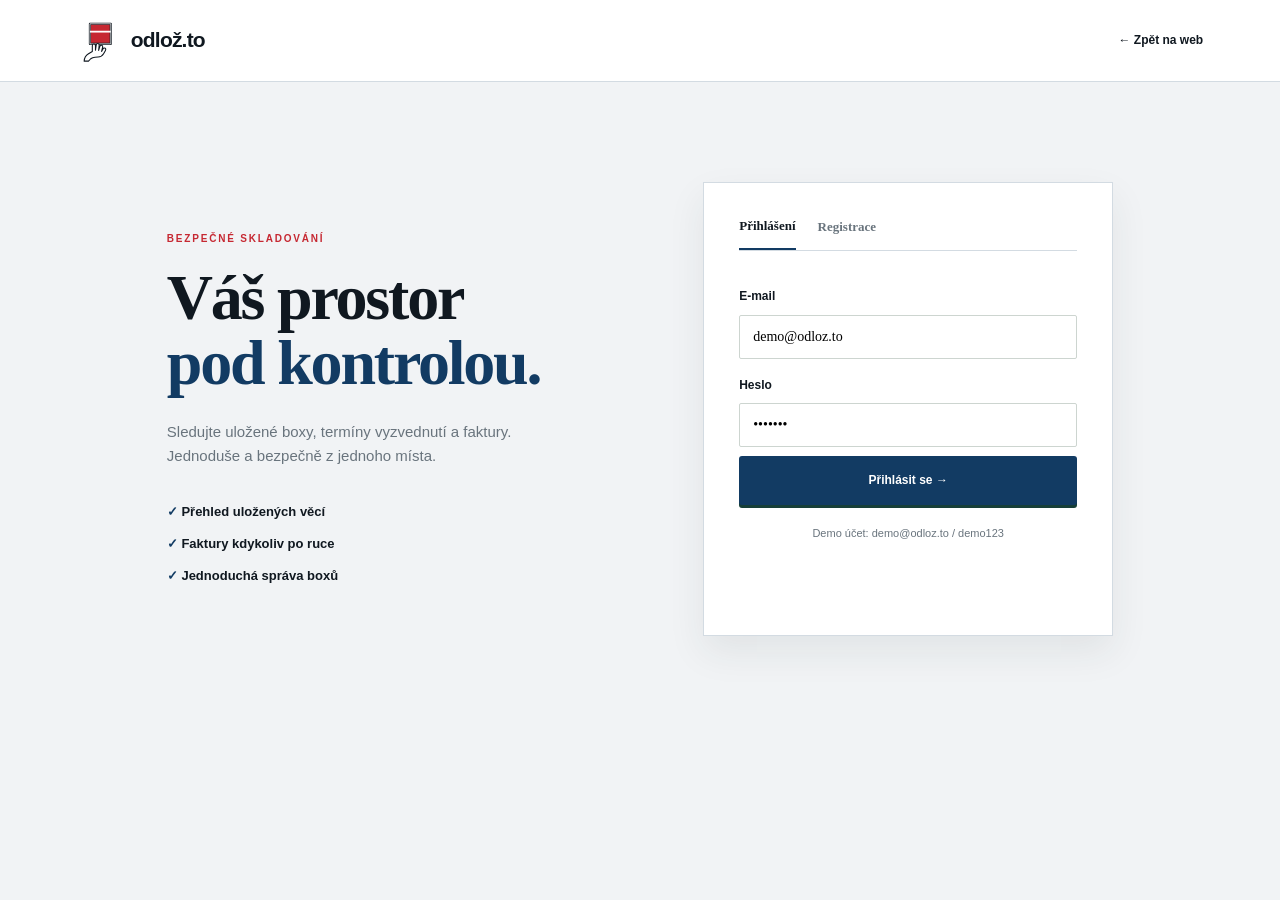
<file: box.html>
<!doctype html>
<html lang="cs">
  <head>
    <meta charset="UTF-8">
    <meta name="viewport" content="width=device-width, initial-scale=1.0">
    <title>Detail boxu — Odlož.to</title>
    <link rel="stylesheet" href="styles.css">
    <link rel="stylesheet" href="portal.css">
    <link rel="stylesheet" href="box-detail.css">
  </head>
  <body class="dashboard-page box-detail-page">
    <header class="site-header portal-header">
      <a class="brand" href="index.html"><span class="brand-mark"><img src="logo-new.svg" alt="Odlož.to"></span><span class="brand-name">odlož.to</span></a>
      <div class="dashboard-user"><a class="back-link" href="dashboard.html#items">← Zpět na přehled</a><button id="logout" type="button">Odhlásit se</button></div>
    </header>
    <main class="box-detail-main">
      <a class="back-link mobile-back" href="dashboard.html#items">← Všechny boxy</a>
      <div class="box-detail-heading">
        <div><p class="eyebrow">Detail skladování</p><h1 id="box-title">Box 01</h1><p id="box-subtitle">Zimní oblečení</p></div>
        <span class="item-status">Bezpečně uloženo</span>
      </div>
      <section class="box-detail-layout">
        <div class="box-hero-image"><img id="box-image" alt=""></div>
        <div class="box-items-panel">
          <div class="panel-heading"><div><p class="eyebrow">Obsah boxu</p><h2>Co chcete přivézt?</h2></div><span id="selected-count">0 vybraných</span></div>
          <p class="panel-intro">Vyberte jednu nebo více věcí. Přivezeme jen to, co právě potřebujete.</p>
          <div id="item-list" class="item-list"></div>
          <div class="request-bar"><span id="request-summary">Zatím není vybraná žádná věc</span><button id="request-items" class="button button-small" type="button" disabled>Požádat o doručení</button></div>
        </div>
      </section>
    </main>
    <script src="portal.js"></script>
    <script src="box.js"></script>
  </body>
</html>
</file>
<file: styles.css>
:root {
  --ink: #101820;
  --ink-soft: #26333d;
  --muted: #69747d;
  --paper: #ffffff;
  --cream: #f1f3f5;
  --steel: #d9e3eb;
  --steel-dark: #8299ab;
  --green: #123b63;
  --green-light: #dce7f0;
  --orange: #c62832;
  --yellow: #b9c9d8;
  --line: #d3dbe2;
}

* { box-sizing: border-box; }
html { scroll-behavior: smooth; }
body {
  margin: 0;
  color: var(--ink);
  background: var(--cream);
  font: 400 15px/1.55 "DM Sans", sans-serif;
}
a { color: inherit; text-decoration: none; }
button, input { font: inherit; }

.site-header {
  height: 82px;
  padding: 0 6vw;
  display: flex;
  align-items: center;
  justify-content: space-between;
  border-bottom: 1px solid var(--line);
  background: var(--paper);
}
.brand {
  display: flex;
  align-items: center;
  gap: 8px;
  font-size: 21px;
  font-weight: 700;
  letter-spacing: -.8px;
}
.brand-mark {
  width: 46px;
  height: 46px;
  display: block;
  flex: 0 0 auto;
}
.brand-mark img {
  display: block;
  width: 100%;
  height: 100%;
}
.brand-name {
  white-space: nowrap;
}
.main-nav, .header-actions { display: flex; align-items: center; }
.main-nav { gap: 30px; font-size: 12px; font-weight: 600; }
.main-nav a, .text-link { transition: color .2s ease; }
.main-nav a:hover, .main-nav a.active, .text-link:hover { color: var(--orange); }
.header-actions { gap: 20px; }
.lang-switch {
  border: 0;
  padding: 0;
  color: var(--muted);
  background: none;
  font-size: 11px;
  font-weight: 700;
  cursor: pointer;
}
.text-link { font-size: 12px; font-weight: 700; }
.button {
  display: inline-flex;
  align-items: center;
  justify-content: center;
  gap: 16px;
  padding: 15px 20px;
  border: 0;
  border-radius: 3px;
  color: #fff;
  background: var(--green);
  box-shadow: 0 3px 0 #173f38;
  font-size: 12px;
  font-weight: 700;
  cursor: pointer;
  transition: transform .2s ease, background .2s ease;
}
.button:hover { transform: translateY(-2px); background: #0c2c4b; }
.button-small { padding: 11px 16px; }
.button-light { color: var(--green); background: var(--paper); box-shadow: none; }
.button-light:hover { background: var(--yellow); }
.menu-toggle { display: none; border: 0; background: none; color: var(--ink); font-size: 22px; cursor: pointer; }

.hero {
  max-width: 1180px;
  margin: auto;
  padding: 85px 6vw 100px;
  display: grid;
  grid-template-columns: .9fr 1.1fr;
  gap: 8%;
  align-items: center;
}
.eyebrow {
  margin: 0 0 18px;
  color: var(--orange);
  font-size: 10px;
  font-weight: 700;
  letter-spacing: 1.8px;
  text-transform: uppercase;
}
.hero h1, h2 {
  margin: 0;
  font-size: clamp(45px, 5vw, 70px);
  line-height: .98;
  letter-spacing: -3.2px;
}
.hero h1 em, h2 em { color: var(--orange); font-style: normal; }
.hero-lead { max-width: 470px; margin: 28px 0; color: var(--muted); font-size: 16px; }
.hero-actions { display: flex; align-items: center; gap: 26px; }
.text-link span, .hero-actions .button span { color: var(--orange); }
.trust-row { display: flex; align-items: center; gap: 12px; margin-top: 45px; color: var(--muted); font-size: 11px; }
.trust-row strong { color: var(--ink); }
.avatars { display: flex; }
.avatars span {
  width: 27px;
  height: 27px;
  display: grid;
  place-items: center;
  margin-left: -6px;
  border: 2px solid var(--cream);
  border-radius: 50%;
  color: white;
  background: var(--green);
  font-size: 9px;
}
.avatars span:first-child { margin-left: 0; background: var(--orange); }
.avatars span:last-child { background: var(--yellow); color: var(--ink); }
.live-stats { display: flex; gap: 24px; margin-top: 28px; }
.live-stats div { display: grid; gap: 1px; }
.live-stats strong { font-size: 22px; }
.live-stats span { color: var(--muted); font-size: 9px; letter-spacing: .5px; text-transform: uppercase; }

.hero-visual { position: relative; min-height: 475px; transition: transform .25s ease-out; transform: perspective(900px) rotateX(var(--tilt-x, 0deg)) rotateY(var(--tilt-y, 0deg)); }
.illustration {
  position: relative;
  height: 475px;
  overflow: hidden;
  border: 0;
  border-radius: 4px;
  background: var(--steel);
}
.hero-photo, .scene-photo {
  width: 100%;
  height: 100%;
  display: block;
  object-fit: cover;
}
.hero-photo { position: absolute; inset: 0; animation: photo-drift 12s ease-in-out infinite alternate; }
.hero-photo-detail {
  position: absolute;
  z-index: 2;
  width: 145px;
  height: 190px;
  object-fit: cover;
  border: 7px solid #fff;
  box-shadow: 0 15px 28px #10182055;
}
.hero-photo-detail-one { right: 24px; bottom: 28px; transform: rotate(5deg); animation: detail-float 6s ease-in-out infinite; }
.hero-photo-detail-two { left: 24px; bottom: 34px; transform: rotate(-6deg); animation: detail-float 6s ease-in-out -2.5s infinite; }
.hero-badge {
  position: absolute;
  z-index: 3;
  top: 28px;
  left: 28px;
  padding: 11px 14px;
  color: #fff;
  background: var(--orange);
  font-size: 9px;
  font-weight: 700;
  letter-spacing: 1.4px;
  line-height: 1.45;
}
.hero-badge strong { font-size: 13px; letter-spacing: .5px; }
.photo-shade, .scene-photo-shade {
  position: absolute;
  inset: 0;
  background: linear-gradient(115deg, rgba(16, 24, 32, .62), rgba(18, 59, 99, .08) 60%, rgba(198, 40, 50, .25));
  pointer-events: none;
}
.visual-card {
  position: absolute;
  z-index: 3;
  width: 185px;
  padding: 15px 17px;
  border: 1px solid var(--line);
  background: var(--paper);
  box-shadow: 0 10px 24px #17252d1a;
  font-size: 11px;
  animation: card-float 5s ease-in-out infinite;
}
.visual-card strong, .visual-card small { display: block; }
.visual-card small { margin-top: 3px; color: var(--muted); font-size: 10px; }
.card-top { top: 28px; right: -25px; }
.card-bottom { bottom: 30px; left: -25px; }
.card-bottom { animation-delay: -2.2s; }
.card-icon { float: right; color: var(--orange); font-size: 20px; }
.dot { display: inline-block; width: 8px; height: 8px; margin-right: 7px; border-radius: 50%; background: var(--green); }

.logo-strip { min-height: 76px; padding: 0 6vw; display: flex; justify-content: space-around; align-items: center; gap: 20px; border-top: 1px solid var(--line); border-bottom: 1px solid var(--line); color: #899794; font-size: 10px; letter-spacing: 1px; text-align: center; }
.logo-word { font-weight: 700; letter-spacing: 3px; }
.logo-word span { font-weight: 400; }
.section { max-width: 1180px; margin: auto; padding: 120px 6vw; }
.section-heading { text-align: center; }
.section-heading h2 { font-size: 51px; }
.section-heading > p:last-child, .split-heading > p { max-width: 360px; margin: 20px auto 0; color: var(--muted); font-size: 14px; }
.steps { display: grid; grid-template-columns: repeat(3, 1fr); gap: 18px; margin-top: 68px; }
.step { padding: 28px; border: 1px solid var(--line); background: var(--paper); transition: transform .25s ease, box-shadow .25s ease; }
.step:hover { transform: translateY(-6px); box-shadow: 0 12px 25px #17252d12; }
.step-photo {
  width: calc(100% + 56px);
  height: 165px;
  display: block;
  margin: -28px -28px 25px;
  object-fit: cover;
  filter: saturate(.85) contrast(1.05);
  transition: transform .45s ease, filter .45s ease;
}
.step:hover .step-photo { transform: scale(1.04); filter: saturate(1) contrast(1.08); }
.step-number, .audience-number { color: var(--orange); font-size: 11px; font-weight: 700; letter-spacing: 1px; }
.step-icon { margin: 36px 0 20px; color: var(--green); font-size: 34px; }
.step h3, .audience-card h3 { margin: 0 0 10px; font-size: 17px; }
.step p, .audience-card p { margin: 0; color: var(--muted); font-size: 13px; }
.interactive-card > button { display: block; width: 100%; padding: 0; border: 0; background: none; color: inherit; text-align: left; cursor: pointer; }
.card-more { display: inline-block; margin-top: 18px; padding: 0; border: 0; color: var(--orange); background: none; font-size: 12px; font-weight: 700; }
.quote-section { position: relative; padding: 80px max(4vw, calc((100% - 1200px) / 2)); display: grid; gap: 20px; justify-items: center; background: var(--green-light); }
.quote-intro { text-align: center; }
.quote-intro h2 { margin: 0; font-size: 53px; }
.quote-intro > p:not(.eyebrow) { max-width: 560px; margin: 18px auto 0; color: var(--muted); font-size: 14px; }
.quote-perks { display: grid; gap: 10px; margin-top: 30px; font-size: 12px; font-weight: 600; }
.quote-card { width: min(1200px, 100%); margin: 0; padding: 15px 32px; display: grid; grid-template-columns: repeat(12, minmax(0, 1fr)); gap: 8px 16px; align-items: end; border: 1px solid #c5d2df; background: var(--paper); box-shadow: 0 16px 35px #123b6318; }
.form-header { grid-column: 1 / -1; display: flex; justify-content: space-between; margin-bottom: 8px; color: var(--orange); font-size: 10px; font-weight: 700; letter-spacing: 1.4px; text-transform: uppercase; }
.step-counter, .range-labels, .fine-print { color: var(--muted); }
.quote-card > label[for="boxes"] { grid-column: span 2; margin: 0; font-size: 14px; font-weight: 600; }
.quantity-control { height: 44px; padding: 0 15px; display: flex; align-items: center; justify-content: space-between; border: 1px solid var(--line); }
.quantity-control { grid-column: span 2; }
.quote-card > input[type=range] { grid-column: 8 / span 3; margin: 0 0 8px; }
.range-labels { grid-column: 8 / span 3; }
.quantity-control button { border: 0; color: var(--green); background: none; font-size: 27px; cursor: pointer; }
.quantity-control output, .estimate strong { font-size: 28px; font-weight: 700; }
.quote-card input[type=range], .modal-range input { width: 100%; margin: 24px 0 5px; accent-color: var(--orange); }
.quote-card input:not([type=range]), .quote-card select, .quote-card textarea { width: 100%; margin: 0 0 4px; padding: 8px 10px; border: 1px solid var(--line); border-radius: 2px; outline: 0; color: var(--ink); background: var(--paper); font: inherit; }
.quote-card input:not([type=range]):focus, .quote-card select:focus, .quote-card textarea:focus { border-color: var(--orange); }
.quote-card select { cursor: pointer; }
.quote-card textarea { min-height: 64px; resize: vertical; }
.quote-card label span { color: var(--muted); font-weight: 400; }
.quote-fields { display: grid; gap: 16px; }
.quote-fields-pair { grid-template-columns: repeat(2, minmax(0, 1fr)); grid-column: span 4; }
.quote-fields label, .quote-card > label { display: grid; gap: 6px; margin: 0 0 4px; }
.quote-card > label[for="quote-message"] { grid-column: span 8; }
.quote-card > [data-fs-success], .quote-card > [data-fs-error] { grid-column: 1 / -1; }
.quote-card > .button { grid-column: span 4; }
.quote-card > .fine-print { grid-column: span 8; margin: 0; }
.range-labels { display: flex; justify-content: space-between; font-size: 10px; }
.estimate { grid-column: span 3; display: flex; justify-content: space-between; align-items: center; margin: 0; padding: 14px 0; font-size: 12px; white-space: nowrap; }
.estimate small, .modal-range small { color: var(--muted); font-size: 11px; font-weight: 400; }
.button-full { width: 100%; }
.fine-print { margin: 15px 0 0; font-size: 10px; text-align: center; }
.split-heading { display: flex; align-items: end; justify-content: space-between; text-align: left; }
.split-heading > p { margin: 0 0 5px; }
.audience-grid { display: grid; grid-template-columns: repeat(3, 1fr); gap: 18px; margin-top: 55px; }
.audience-card { min-height: 370px; padding: 25px 26px 28px; display: flex; flex-direction: column; }
.audience-blue { background: #dce7f0; }.audience-yellow { background: #c8d5e0; }.audience-pink { background: #e7c9cc; }
.audience-art { height: 140px; display: grid; place-items: center; overflow: hidden; color: var(--green); font: 70px Georgia; }
.audience-photo { width: 100%; height: 100%; display: block; object-fit: cover; filter: saturate(.85); transition: transform .45s ease, filter .45s ease; }
.audience-card:hover .audience-photo { transform: scale(1.06); filter: saturate(1); }
.audience-card a, .audience-card .card-more { margin-top: auto; }
.cta-section { padding: 105px 20px; color: white; background: var(--ink); text-align: center; }
.cta-section h2 { font-size: 58px; }.cta-section .eyebrow { color: var(--yellow); }
footer { min-height: 90px; padding: 0 6vw; display: flex; align-items: center; justify-content: space-between; color: var(--muted); font-size: 11px; }
footer .brand { color: var(--ink); font-size: 19px; } footer .brand-mark { width: 38px; height: 38px; }

.interactive-demo { padding: 120px max(6vw, calc((100% - 1050px) / 2)); background: #e6ebf0; }
.scene-switcher { display: grid; grid-template-columns: 1fr 1fr; gap: 8%; align-items: center; margin-top: 55px; }
.scene-copy { padding: 10px; }.scene-label { color: var(--orange); font-size: 10px; font-weight: 700; letter-spacing: 1.5px; text-transform: uppercase; }
.scene-copy h3 { margin: 17px 0 12px; font-size: 40px; letter-spacing: -1.5px; }.scene-copy p { max-width: 330px; color: var(--muted); font-size: 14px; }
.scene-tabs { display: flex; flex-wrap: wrap; gap: 8px; margin-top: 28px; }.scene-tab { padding: 10px 13px; border: 1px solid #c4d0dc; color: var(--muted); background: transparent; font-size: 11px; font-weight: 600; cursor: pointer; }
.scene-tab:hover, .scene-tab.is-active { border-color: var(--green); color: #fff; background: var(--green); }
.scene-visual { position: relative; height: 320px; overflow: hidden; box-shadow: 0 20px 50px #17252d20; }.scene-blue { background: #b7cde0; }.scene-yellow { background: #c8d5e0; }.scene-pink { background: #e3bfc4; }
.scene-photo { position: absolute; inset: 0; animation: photo-drift 10s ease-in-out infinite alternate; }
.scene-photo-shade { z-index: 1; }
.scene-visual:after {
  content: "ODLOŽ.TO / MOMENT";
  position: absolute;
  z-index: 2;
  right: 18px;
  bottom: 16px;
  padding: 7px 9px;
  color: #fff;
  border-left: 3px solid var(--orange);
  background: #101820b8;
  font-size: 9px;
  letter-spacing: 1.2px;
}

.floating-cta { position: fixed; right: 24px; bottom: 24px; z-index: 8; padding: 13px 18px; border: 0; border-radius: 999px; color: white; background: var(--orange); box-shadow: 0 12px 25px #e27b3f45; font-weight: 700; cursor: pointer; }
.floating-cta span { margin-left: 5px; font-size: 12px; }.modal, .detail-modal { position: fixed; inset: 0; z-index: 20; display: grid; place-items: center; visibility: hidden; opacity: 0; transition: opacity .25s, visibility .25s; }.modal.is-open, .detail-modal.is-open { visibility: visible; opacity: 1; }.modal-backdrop { position: absolute; inset: 0; background: #17252d99; backdrop-filter: blur(5px); }.modal-card { position: relative; z-index: 1; width: min(520px, calc(100% - 32px)); padding: 42px; background: var(--paper); box-shadow: 0 25px 80px #17252d50; }.modal-close { position: absolute; top: 10px; right: 16px; border: 0; color: var(--muted); background: none; font-size: 30px; cursor: pointer; }.modal-card h2 { font-size: 42px; }.modal-lead, .modal-note, .detail-card #detail-text { color: var(--muted); font-size: 14px; }.modal-range { display: grid; gap: 15px; margin: 30px 0; }.modal-note { text-align: center; font-size: 11px; }.modal-open { overflow: hidden; }.toast { position: fixed; left: 50%; bottom: 28px; z-index: 30; padding: 13px 20px; color: #fff; background: var(--green); opacity: 0; transform: translate(-50%, 20px); transition: opacity .25s, transform .25s; }.toast.is-visible { opacity: 1; transform: translate(-50%, 0); }
.js-enabled [data-reveal] { opacity: 0; transform: translateY(22px); transition: opacity .7s ease, transform .7s ease; }.js-enabled [data-reveal].is-visible { opacity: 1; transform: none; }.price-pop { animation: price-pop .25s ease; }.form-success { color: var(--green); text-align: center; font-size: 12px; }.modal-range output { font-size: 28px; font-weight: 700; }
@keyframes price-pop { 50% { transform: scale(1.05); } }
@keyframes photo-drift { from { transform: scale(1.03) translate3d(-1%, -1%, 0); } to { transform: scale(1.1) translate3d(1%, 1%, 0); } }
@keyframes card-float { 50% { transform: translateY(-8px) rotate(1deg); } }
@keyframes detail-float { 50% { margin-bottom: 10px; } }
@media (prefers-reduced-motion: reduce) { *, *::before, *::after { animation-duration: .01ms !important; animation-iteration-count: 1 !important; scroll-behavior: auto !important; transition-duration: .01ms !important; } }

@media (max-width: 760px) {
  .site-header { height: 70px; }.header-actions { gap: 13px; }.header-actions .text-link, .lang-switch { display: none; }.menu-toggle { display: block; }
  .main-nav { position: absolute; z-index: 10; top: 70px; left: 0; right: 0; display: flex; flex-direction: column; align-items: flex-start; gap: 14px; padding: 16px 7vw; opacity: 0; pointer-events: none; background: var(--paper); box-shadow: 0 12px 25px #17252d14; transform: translateY(-8px); transition: opacity .2s, transform .2s; }
  .menu-open .main-nav { opacity: 1; pointer-events: auto; transform: none; }
  .hero { grid-template-columns: 1fr; padding: 60px 7vw 80px; }.hero h1 { font-size: 47px; }.hero-visual { min-height: 350px; }.illustration { height: 350px; }.hero-photo-detail { width: 105px; height: 135px; border-width: 5px; }.hero-photo-detail-one { right: 15px; bottom: 18px; }.hero-photo-detail-two { left: 15px; bottom: 22px; }.hero-badge { top: 18px; left: 18px; }.visual-card { display: none; }
  .logo-strip { flex-wrap: wrap; padding: 22px 7vw; }.section, .interactive-demo { padding: 80px 7vw; }.section-heading h2, .quote-intro h2 { font-size: 42px; }.steps, .audience-grid, .scene-switcher, .quote-section { grid-template-columns: 1fr; }.steps, .audience-grid { gap: 12px; }.split-heading { display: grid; gap: 20px; }.split-heading > p { margin: 0; }.scene-switcher { gap: 30px; }.scene-copy h3 { font-size: 35px; }.scene-visual { height: 260px; }.quote-section { gap: 45px; padding: 80px 7vw; }.quote-card { grid-template-columns: 1fr 1fr; }.quote-card > label[for="boxes"], .quantity-control, .quote-card > input[type=range], .range-labels, .estimate, .quote-fields-pair, .quote-card > label[for="quote-message"], .quote-card > .button, .quote-card > .fine-print { grid-column: 1 / -1; }.cta-section h2 { font-size: 44px; } footer { flex-wrap: wrap; gap: 10px; padding: 25px 7vw; }
}
</file>
<file: portal.css>
.portal-page,.dashboard-page{background:var(--cream);min-height:100vh}
.portal-header .brand{font-size:21px}
.portal-header{border-bottom:1px solid var(--line);padding-left:6vw;padding-right:6vw}
.auth-layout{max-width:1100px;margin:auto;padding:100px 6vw;display:grid;grid-template-columns:1fr 410px;gap:12%;align-items:center}
.auth-intro h1,.dashboard-heading h1{font:700 clamp(46px,5vw,68px)/1.02 "DM Sans";letter-spacing:-2.2px;margin:0}
.auth-intro h1 em,.dashboard-heading h1 em{font-style:normal;color:var(--green)}
.auth-intro>p:not(.eyebrow){color:var(--muted);max-width:420px;margin:25px 0}
.auth-points{display:grid;gap:12px;font-size:13px;font-weight:600;margin-top:35px}
.auth-points span:first-letter{color:var(--green)}
.auth-card{background:var(--paper);padding:35px;border:1px solid var(--line);box-shadow:0 16px 35px #24323814}
.auth-tabs{display:flex;border-bottom:1px solid var(--line);gap:22px;margin-bottom:28px}
.auth-tab{border:0;background:none;color:var(--muted);font:600 13px "DM Sans";padding:0 0 14px;cursor:pointer}
.auth-tab.is-active{color:var(--ink);border-bottom:2px solid var(--green)}
.auth-form{display:grid;gap:9px}.auth-form label{font-size:12px;font-weight:600;margin-top:8px}
.auth-form input{border:1px solid #cdd5d0;background:#fff;padding:13px;font:14px "DM Sans";outline-color:var(--green);border-radius:2px}
.demo-hint,.auth-error{font-size:11px;color:var(--muted);text-align:center}.auth-error{color:#a9503d;min-height:16px}
.is-hidden{display:none!important}.dashboard-main{max-width:1180px;margin:auto;padding:80px 6vw}
.dashboard-heading{display:flex;justify-content:space-between;align-items:end;gap:25px}
.dashboard-heading>div>p:last-child{color:var(--muted);font-size:14px}
.dashboard-stats{display:grid;grid-template-columns:repeat(3,1fr);gap:18px;margin:50px 0 24px}
.dashboard-stats article{background:var(--paper);padding:25px;display:grid;gap:7px;box-shadow:0 8px 25px #2432380d}
.dashboard-stats span,.dashboard-stats small{color:var(--muted);font-size:11px}.dashboard-stats strong{font:700 29px "DM Sans"}
.dashboard-grid{display:grid;grid-template-columns:1.2fr .8fr;gap:18px}.dashboard-panel{background:var(--paper);padding:28px;box-shadow:0 8px 25px #2432380d}
.items-panel{grid-row:span 2}.invoices-panel{grid-column:1 / -1}.panel-heading{display:flex;justify-content:space-between;align-items:start;margin-bottom:25px}
.panel-heading h2{font-size:31px}.panel-action{border:0;background:none;color:var(--green);font:600 11px "DM Sans";cursor:pointer}
.panel-intro{color:var(--muted);font-size:13px;margin:-12px 0 20px}.box-toolbar{display:flex;justify-content:space-between;align-items:center;margin-bottom:12px;color:var(--muted);font-size:11px}.search-box{display:flex;align-items:center;gap:7px;border:1px solid var(--line);padding:7px 10px;width:210px}.search-box input{border:0;outline:0;background:transparent;width:100%;font:12px "DM Sans";color:var(--ink)}.box-list{display:grid;gap:8px}.box-card{display:flex;align-items:center;gap:12px;width:100%;padding:9px;text-align:left;border:1px solid transparent;background:#fafbf9;color:var(--ink);font:12px "DM Sans";cursor:pointer;text-decoration:none;transition:.2s}.box-card:hover,.box-card.is-selected{border-color:var(--green);background:#f1f6f1}.box-card img{width:55px;height:55px;object-fit:cover}.box-card-body{display:grid;gap:4px;min-width:0}.box-card-body strong{font-size:13px}.box-card-body strong small{font-weight:400;color:var(--muted)}.box-card-body span{color:var(--muted);white-space:nowrap;overflow:hidden;text-overflow:ellipsis}.box-card-body em{font-style:normal;color:var(--green);font-size:10px}.box-arrow{margin-left:auto;color:var(--green);font-size:18px}.storage-detail{display:grid;grid-template-columns:82px 1fr auto;gap:14px;align-items:center;border-top:1px solid var(--line);margin-top:24px;padding-top:20px}.detail-photo{width:82px;height:92px;overflow:hidden}.detail-photo img{width:100%;height:100%;object-fit:cover}.storage-detail h3{font-size:19px;margin:3px 0}.storage-detail p:not(.eyebrow){color:var(--muted);font-size:12px;margin:0}.storage-detail .storage-progress{margin:13px 0 6px}.return-box{white-space:nowrap}
.storage-item{display:flex;align-items:center;gap:15px}.item-icon{display:grid;place-items:center;background:var(--blue);width:45px;height:45px;font-size:22px}
.storage-item p,.invoice-row small{color:var(--muted);font-size:12px;margin:5px 0 0}.item-status{margin-left:auto;color:var(--green);font-size:11px}
.storage-progress{height:8px;background:#e4e9e5;margin:30px 0 10px}.storage-progress span{display:block;height:100%;background:var(--green)}
.dashboard-panel>small{font-size:11px;color:var(--muted)}.timeline{display:grid;gap:22px}.timeline-step{display:flex;gap:12px;align-items:center}
.dashboard-contact{margin-top:18px;padding:55px 24px;color:#fff;background:var(--ink);text-align:center}
.dashboard-contact-heading{max-width:680px;margin:0 auto}.dashboard-contact-heading h2{margin:0;font-size:42px}.dashboard-contact-heading .eyebrow{color:var(--yellow)}.dashboard-contact-heading>p:last-child{margin:18px auto 0;color:#b7c3ca;font-size:16px}
.dashboard-contact-form{width:100%;margin:28px auto 0;display:grid;grid-template-columns:repeat(12,minmax(0,1fr));gap:14px;padding:20px 24px;border:1px solid #ffffff26;border-radius:16px;color:var(--ink);background:var(--paper);box-shadow:0 10px 15px #0000001a;text-align:left}
.dashboard-contact-fields{display:contents}.dashboard-contact-form label{display:grid;gap:8px;font-size:14px;font-weight:600}.dashboard-contact-form label span{color:var(--muted);font-weight:400}
.compact-contact-form .dashboard-contact-fields label,.compact-contact-form>label:nth-of-type(1),.compact-contact-form>label:nth-of-type(2){grid-column:span 3}.compact-contact-form>label:nth-of-type(3){grid-column:span 9}.compact-contact-form>button{grid-column:span 3}
.dashboard-contact-form input,.dashboard-contact-form select,.dashboard-contact-form textarea{width:100%;border:1px solid var(--line);border-radius:8px;outline:0;color:var(--ink);background:var(--paper);font:inherit}.dashboard-contact-form input,.dashboard-contact-form select{height:44px;padding:0 12px}.dashboard-contact-form textarea{min-height:104px;padding:12px;resize:vertical}.dashboard-contact-form input:focus,.dashboard-contact-form select:focus,.dashboard-contact-form textarea:focus{border-color:var(--orange);box-shadow:0 0 0 2px #c6283230}.dashboard-contact-form button{height:48px;border:0;border-radius:8px;cursor:pointer}.dashboard-contact-form [data-fs-success],.dashboard-contact-form [data-fs-error]{font-size:12px}.dashboard-contact-form [data-fs-success]{color:var(--green)}.dashboard-contact-form [data-fs-error]{color:var(--orange)}
.timeline-step>b{display:grid;place-items:center;width:25px;height:25px;border:1px solid var(--line);border-radius:50%;font-size:11px;color:var(--muted)}
.timeline-step.done>b,.timeline-step.active>b{background:var(--green);color:#fff;border-color:var(--green)}
.timeline-step div{display:grid;gap:3px}.timeline-step small{color:var(--muted);font-size:11px}
.invoice-row{border-top:1px solid var(--line);padding:15px 0;display:grid;grid-template-columns:1fr auto auto;gap:20px;align-items:center}
.invoice-row div{display:grid;gap:3px}.invoice-row>strong{font-size:13px}
.download-invoice{border:1px solid var(--line);background:var(--paper);padding:8px 11px;color:var(--green);font:600 10px "DM Sans";cursor:pointer}
.dashboard-nav{display:flex;gap:25px;font-size:12px;font-weight:600}.dashboard-nav a.active{color:var(--green)}
.dashboard-user{display:flex;gap:15px;align-items:center;font-size:12px}.dashboard-user button{border:0;background:none;color:var(--green);cursor:pointer;font:600 11px "DM Sans"}
@media(max-width:760px){.auth-layout{grid-template-columns:1fr;padding:55px 7vw}.auth-intro h1{font-size:44px}.auth-card{padding:25px}.dashboard-nav{display:none}.dashboard-main{padding:55px 7vw}.dashboard-heading{display:grid;align-items:start}.dashboard-stats{grid-template-columns:1fr}.dashboard-grid{grid-template-columns:1fr}.invoices-panel{grid-column:auto}.item-status{display:none}.invoice-row{grid-template-columns:1fr auto}.invoice-row .download-invoice{grid-column:1 / -1;justify-self:start}.storage-detail{grid-template-columns:60px 1fr}.detail-photo{width:60px;height:74px}.return-box{grid-column:1 / -1;justify-self:start}.search-box{width:160px}.box-card img{width:48px;height:48px}.dashboard-contact{padding:65px 20px}.dashboard-contact-heading h2{font-size:36px}.dashboard-contact-form{grid-template-columns:1fr;padding:24px}.compact-contact-form .dashboard-contact-fields label,.compact-contact-form>label:nth-of-type(1),.compact-contact-form>label:nth-of-type(2),.compact-contact-form>label:nth-of-type(3),.compact-contact-form>button{grid-column:auto}}
</file>
<file: box-detail.css>
.box-detail-main{max-width:1180px;margin:auto;padding:70px 6vw}.box-detail-heading{display:flex;justify-content:space-between;align-items:end;margin:25px 0 35px}.box-detail-heading h1{font:700 clamp(42px,5vw,64px)/1 "DM Sans";letter-spacing:-2px;margin:0}.box-detail-heading p:not(.eyebrow){color:var(--muted);margin:10px 0 0}.box-detail-layout{display:grid;grid-template-columns:.8fr 1.2fr;gap:18px}.box-hero-image{min-height:440px;background:var(--blue)}.box-hero-image img{width:100%;height:100%;object-fit:cover}.box-items-panel{background:var(--paper);padding:30px;box-shadow:0 8px 25px #2432380d}.box-items-panel .panel-heading{align-items:center;margin-bottom:12px}.box-items-panel .panel-heading h2{margin:0}.box-items-panel .panel-heading>span{font-size:11px;color:var(--green)}.item-list{display:grid;gap:9px;margin:25px 0}.stored-item{display:flex;align-items:center;gap:13px;border:1px solid var(--line);padding:10px;cursor:pointer;transition:.2s}.stored-item:hover,.stored-item.is-selected{border-color:var(--green);background:#f1f6f1}.stored-item input{accent-color:var(--green);width:17px;height:17px}.stored-item img{width:58px;height:58px;object-fit:cover}.stored-item span{display:grid;gap:4px}.stored-item small{font-size:11px;color:var(--muted)}.stored-item i{font-style:normal;color:var(--green);margin-left:auto;opacity:0}.stored-item.is-selected i{opacity:1}.request-bar{border-top:1px solid var(--line);padding-top:18px;display:flex;justify-content:space-between;align-items:center;gap:15px}.request-bar span{font-size:12px;color:var(--muted)}.mobile-back{display:none}.back-link{font-size:12px;color:var(--green);text-decoration:none}.box-detail-page .dashboard-user{gap:25px}@media(max-width:760px){.box-detail-main{padding:42px 7vw}.mobile-back{display:inline-block}.box-detail-heading{align-items:start;margin:28px 0 24px;display:grid;gap:12px}.box-detail-layout{grid-template-columns:1fr}.box-hero-image{min-height:230px}.box-items-panel{padding:22px}.request-bar{align-items:start;flex-direction:column}.request-bar .button{width:100%}.box-detail-page .portal-header .back-link{display:none}}
</file>
